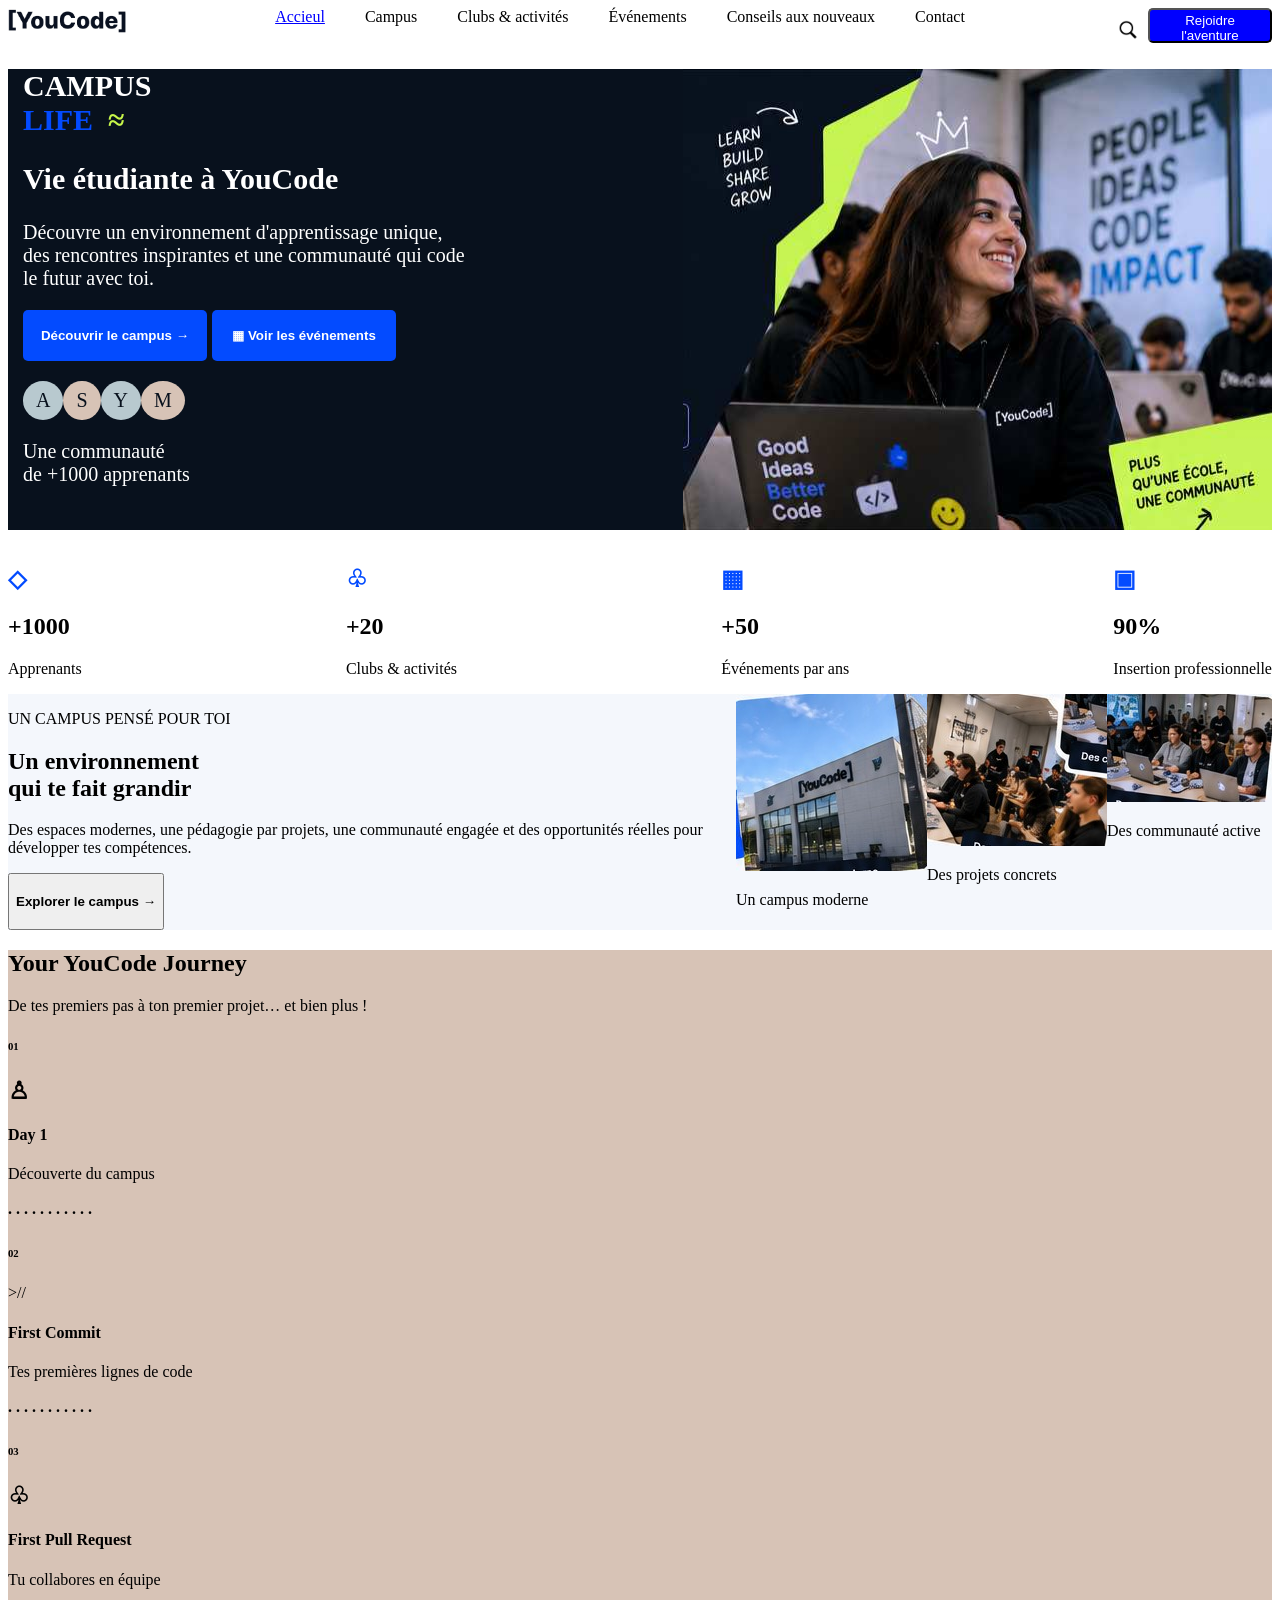
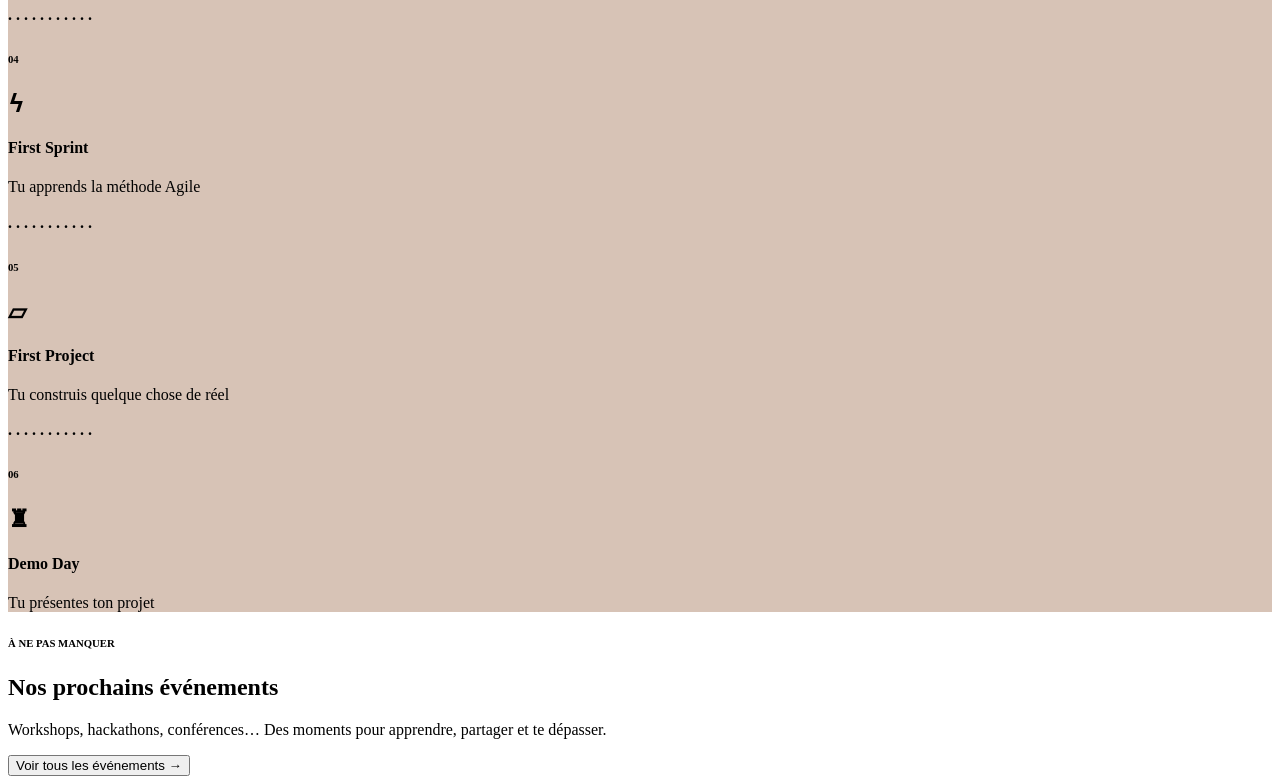
<file: index.html>
<!DOCTYPE html>
<html lang="en">

<head>
    <meta charset="UTF-8">
    <meta name="viewport" content="width=device-width, initial-scale=1.0">
    <title>Accieul</title>
    <link rel="stylesheet" href="css/style.css">
</head>

<body>
    <header>
        <div>
            <img src="images/youcodeLogo.png" alt="youcode Logo" width="120" height="25">
        </div>
        <nav>
            <a class="selected-link" href="">Accieul</a>
            <a href="login.html">Campus</a>
            <a href="">Clubs & activités</a>
            <a href="">Événements</a>
            <a href="">Conseils aux nouveaux</a>
            <a href="">Contact</a>
            
        </nav>
        <div> 
            <button class="serchinglogo">
                <img src="images/serchingLogo.png" alt="serchingLogo" width="20" height="20">
            </button>
            
            
                <a href="login.html">
                    <button class="inscriptionButton">
                    Rejoidre<br>l'aventure
                    </button>
                </a>
               
        </div>
        
        
    </header>
    <section class="hero">
        <div class="hero1">
            <img src="images/firstAff.jpg" alt="etudiente en youcode" width="589" height="461">
        </div>
        <div class="hero2">
            
            
            <h1>CAMPUS <br><span class="h1blue">LIFE</span ><span class="simbole">&nbsp;&nbsp;≈ </span> </h1>
            <h2>Vie étudiante à YouCode</h2>
            
            
            <p>
                Découvre un environnement d'apprentissage unique,<br>
                des rencontres inspirantes et une communauté qui code<br>
                le futur avec toi.
            </p>
            
            
            
            <button>
                <h4>Découvrir le campus →</h4>
            </button>
            <button>
                <h4>▦ Voir les événements</h4>
            </button>
            
            <div class="cercles">
                <span class="cercle1-3">A</span>
                <span class="cercle2-4">S</span>
                <span class="cercle1-3">Y</span>
                <span class="cercle2-4">M</span>
            </div>
            <div>
                <p>Une communauté<br>
                    de +1000 apprenants
                </p>
            </div>
        </div>

    </section>
    <section >
        <div class="statistique">
            <div>
                <div>
                    <h2>◇</h2>
                </div>
                <div>
                    <h1>+1000</h1>
                </div>
                <div>
                    <p>Apprenants</p>
                </div>
            </div>
            <div>
                <div>
                    <h2>♧</h2>
                </div>
                <div>
                    <h1>+20</h1>
                </div>
                <div>
                    <p>Clubs & activités</p>
                </div>
            </div>
            <div>
                <div>
                    <h2>▦</h2>
                </div>
                <div>
                    <h1>+50</h1>
                </div>
                <div>
                    <p>Événements par ans</p>
                </div>
            </div>
            <div>
                <div>
                    <h2>▣</h2>
                </div>
                <div>
                    <h1>90%</h1>
                </div>
                <div>
                    <p>Insertion professionnelle</p>
                </div>
            </div>
        </div>

    </section>
    <section class="présentation-du-campus">
        <div class="campuss">
            <div class="exploration-camp">
                <div>
                    <p>UN CAMPUS PENSÉ POUR TOI</p>
                </div>
                <div>
                    <h2>Un environnement<br>
                        qui te fait grandir</h2>
                </div>
                <div>
                    <p>Des espaces modernes, une pédagogie par projets,
                        une communauté engagée et des opportunités
                        réelles pour développer tes compétences.</p>
                </div>
                <div>
                    <button>
                        <h4>
                            Explorer le campus →
                        </h4>
                    </button>
                </div>
            </div>
            <div>
        </div>
        <div>
            <div>
                <img src="images/pic3.jpg" alt="un campus moderne">
            </div>
            <div>
                <p>Un campus moderne</p>
            </div>
        </div>
        <div>
            <div>
                <img src="images/pic2.jpg" alt="Des projets concrets">
            </div>
            <div>
                <p>
                    Des projets concrets
                </p>
            </div>
        </div>
        <div>
            <div>
                <img src="images/pic1.jpg" alt="Des communauté active">
            </div>
            <div>
                <p>
                    Des communauté active
                </p>
            </div>
        </div>
    </section>
    <section class="parcours">
        <div>
            <h2>
                Your YouCode Journey
            </h2>
        </div>
        <div>
            <p>
                De tes premiers pas à ton premier projet… et bien plus !
            </p>
        </div>
        <div>
            <div>
                <h6>
                    01
                </h6>
            </div>
            <div>
                <h2>
                    ♙
                </h2>
            </div>
            <div>
                <h4>
                    Day 1
                </h4>
            </div>
            <div>
                <p>
                    Découverte
                    du campus
                </p>
            </div>
            <div>
                <h4>
                    · · · · · · · · · · ·
                </h4>
            </div>
        </div>
        <div>
            <div>
                <h6>
                    02
                </h6>
            </div>
            <div>
                >//
            </div>
            <div>
                <h4>First Commit</h4>
            </div>
            <div>
                <p>
                    Tes premières
                    lignes de code
                </p>
            </div>
            <div>
                <h4>
                    · · · · · · · · · · ·
                </h4>
            </div>
        </div>
        <div>
            <div>
                <h6>
                    03
                </h6>
            </div>
            <div>
                <h2>
                    ♧
                </h2>
            </div>
            <div>
                <h4>
                    First Pull Request
                </h4>
            </div>
            <div>
                <p>
                    Tu collabores
                    en équipe
                </p>
            </div>
            <div>
                <h4>
                    · · · · · · · · · · ·
                </h4>
            </div>
        </div>
        <div>
            <div>
                <h6>
                    04
                </h6>
            </div>
            <div>
                <h2>
                    ϟ
                </h2>
            </div>
            <div>
                <h4>
                    First Sprint
                </h4>
            </div>
            <div>
                <p>
                    Tu apprends
                    la méthode Agile
                </p>
            </div>
            <div>
                <h4>
                    · · · · · · · · · · ·
                </h4>
            </div>
        </div>
        <div>
            <div>
                <h6>
                    05
                </h6>
            </div>
            <div>
                <h2>
                    ▱
                </h2>
            </div>
            <div>
                <h4>
                    First Project
                </h4>
            </div>
            <div>
                <p>
                    Tu construis
                    quelque chose de réel
                </p>
            </div>
            <div>
                <h4>
                    · · · · · · · · · · ·
                </h4>
            </div>
        </div>
        <div>
            <div>
                <h6>
                    06
                </h6>
            </div>
            <div>
                <h2>
                    ♜
                </h2>
            </div>
            <div>
                <h4>
                    Demo Day
                </h4>
            </div>
            <div>
                <p>
                    Tu présentes
                    ton projet
                </p>
            </div>

        </div>
    </section>
    <section class="evenement">
        <div>
            <h6>À NE PAS MANQUER</h6>
            <h1>Nos prochains
                événements
            </h1>
            <p>Workshops, hackathons, conférences…
                Des moments pour apprendre, partager
                et te dépasser.
            </p>
            <button>Voir tous les événements →</button>
        </div>
        <div>            
        </div>


    </section>





</body>
</file>
<file: css/style.css>
header{
    display:flex;
    justify-content: space-between;
}
.serchinglogo{
    border-radius:10px ;
    border-color: white;
    background-color: #FFFFFF;
    border: 0px;
}
.inscriptionButton{
    border-radius: 5px;
    padding: 3px ;
    background-color: blue;
    color: white;
    width: 124px;
    height: 35px;
}
header a{
    text-decoration: none;
    color: black;
}
nav{
    display: flex;
    gap:40px;
}
.selected-link{
    text-decoration: underline;
    color: blue;
}
.hero img{
    float: right;
}
.hero{
    color: white;
    background-color : #08111D;

}
.hero2 {
    height: 461px;
    font-size: 20px;
    border: 10px;
}
.h1blue{
    color: #034BFF;
    justify-content: space-between;
}
.simbole{
    color: #C7F64A;
}
.hero button{
    color: white;
    background-color: #034BFF;
    border: 0px;
    border-radius: 5px;
    width: 184px;
    height: 42px;
    padding-bottom: 50px;
    margin-bottom: 20px;
    
}
.cercles{
    display: flex;
}
.cercle1-3{
    color: #08111D;
    background-color: #B8C9CF;
    border-radius:50%;
    padding: 8px 13px;
    
}
.cercle2-4{
    color: #08111D;
    background-color: #D7C3B6;
    border-radius: 50%;
    padding: 8px 13px;
}
.cecles{
    display: flex;
}

.hero2{
    margin: 15px;
}
.statistique{
    display: flex;
    justify-content: space-between;
}
.statistique h2{
    color: #034BFF;
}
.présentation-du-campus{
    background-color: #F4F7FC;
    display: flex;
    justify-content: space-between;
}
.campuss{
    display: flex;
    justify-content: space-between;
}
.exploration-camp{
    flex-direction: column;
}
.parcours{
    background-color: #D7C3B6;
}
</file>
